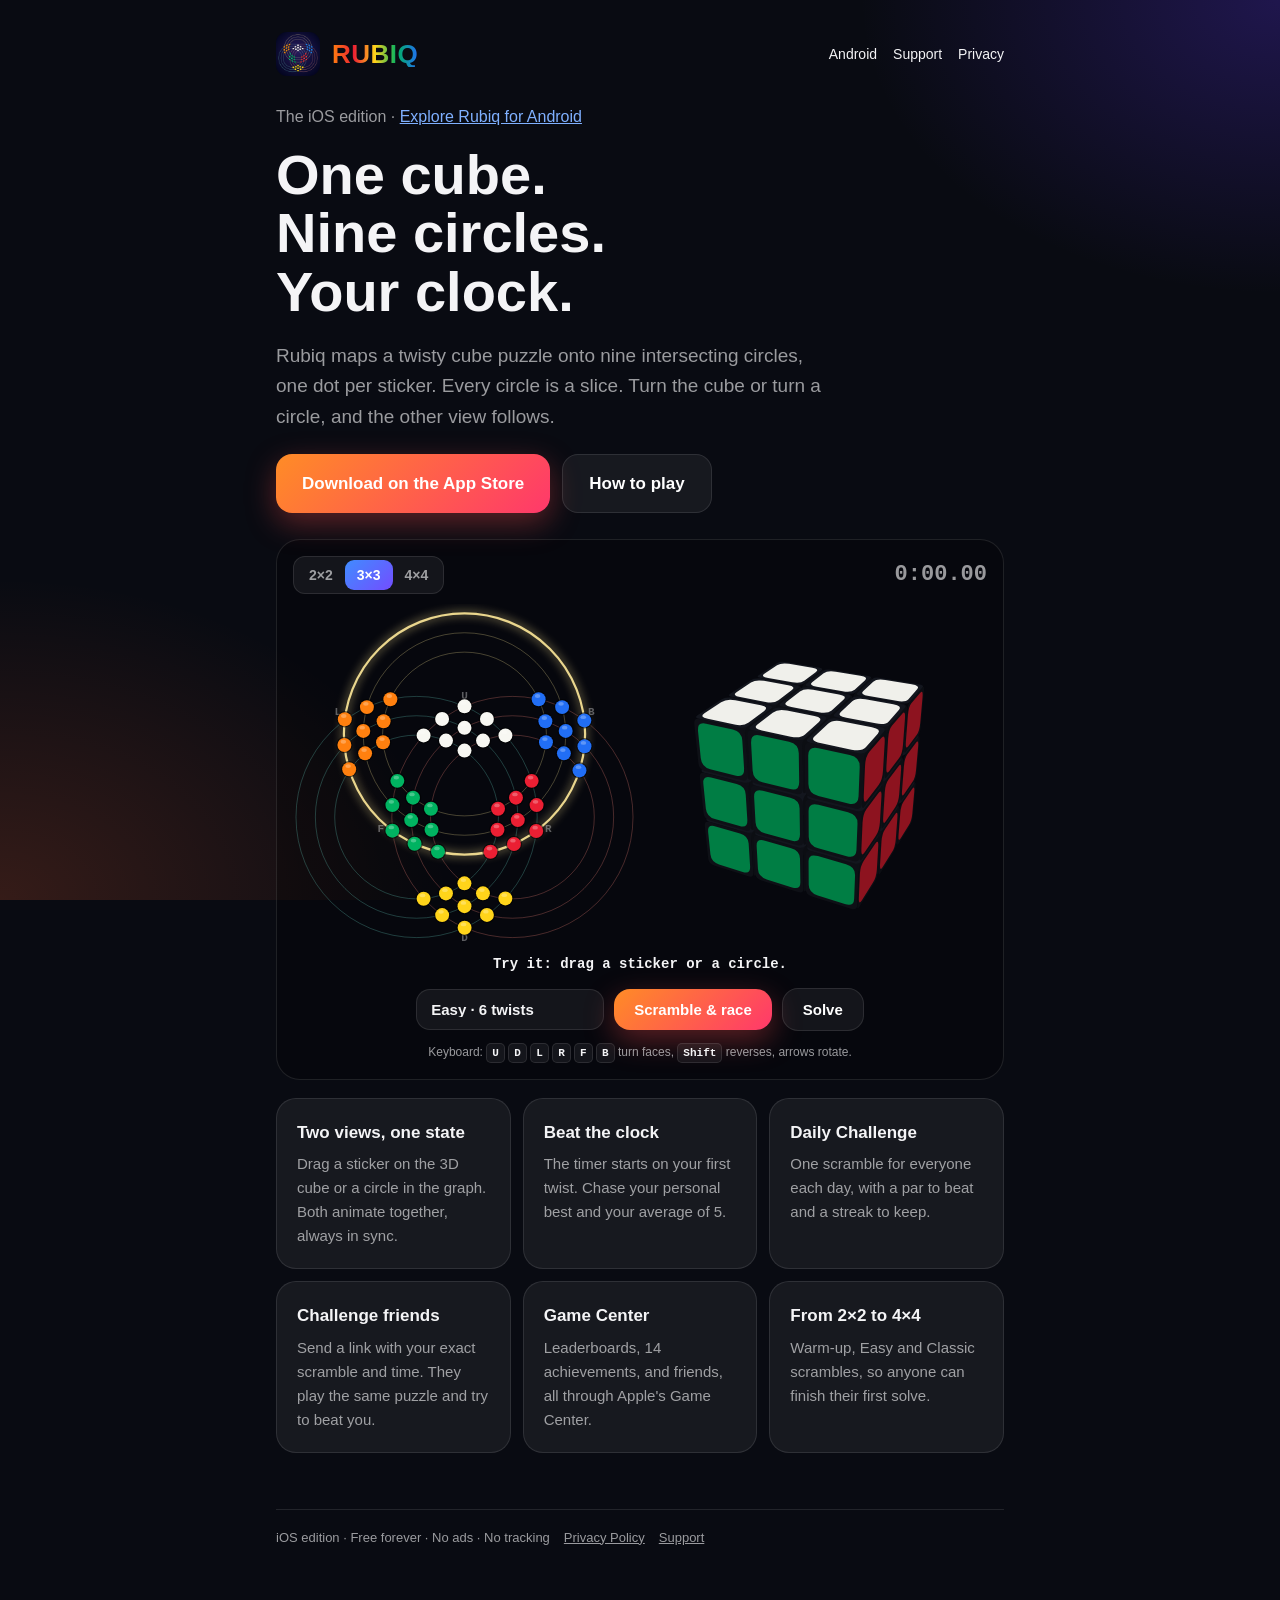
<file: index.html>
<!doctype html>
<html lang="en">
<head>
  <meta charset="utf-8">
  <meta name="viewport" content="width=device-width, initial-scale=1">
  <title>Rubiq: Cube &amp; Circles</title>
  <meta name="description" content="A twisty cube puzzle mapped onto 9 intersecting circles. Turn the cube or the circles, beat the clock, challenge friends. Free on iOS, no ads.">
  <meta property="og:title" content="Rubiq: Cube & Circles">
  <meta property="og:description" content="One cube. Nine circles. Your clock. Free on iOS, no ads.">
  <link rel="canonical" href="https://rubiq.crabfish.dev/">
  <meta property="og:url" content="https://rubiq.crabfish.dev/">
  <meta property="og:type" content="website">
  <meta property="og:site_name" content="Rubiq">
  <meta property="og:image" content="https://rubiq.crabfish.dev/img/og.jpg">
  <meta property="og:image:width" content="1200">
  <meta property="og:image:height" content="630">
  <meta property="og:image:alt" content="Rubiq: a 3D twisty cube beside its graph of nine intersecting circles">
  <meta name="twitter:card" content="summary_large_image">
  <meta name="twitter:image" content="https://rubiq.crabfish.dev/img/og.jpg">
  <meta name="theme-color" content="#090b12">
  <meta name="apple-itunes-app" content="app-id=6815993772">
  <link rel="icon" href="/img/favicon-32.png">
  <link rel="apple-touch-icon" href="/img/apple-touch-icon.png">
  <link rel="stylesheet" href="/style.css">
</head>
<body>
  <div class="wrap">
    <header class="top">
      <a href="/"><img src="/img/icon-512.png" alt=""><span class="brand">RUBIQ</span></a>
      <nav aria-label="Main navigation"><a href="/android/">Android</a><a href="/support">Support</a><a href="/privacy">Privacy</a></nav>
    </header>

    <p class="muted">The iOS edition · <a href="/android/">Explore Rubiq for Android</a></p>
    <h1>One cube.<br>Nine circles.<br>Your clock.</h1>
    <p class="lede">Rubiq maps a twisty cube puzzle onto nine intersecting circles, one dot per sticker. Every circle is a slice. Turn the cube or turn a circle, and the other view follows.</p>

    <div class="actions">
      <a class="btn hot" id="store" href="#">Download on the App Store</a>
      <a class="btn ghost" href="/support">How to play</a>
    </div>

    <section id="playground" class="playground" tabindex="0" aria-label="Playable Rubiq: a 3D cube and its circle graph">
      <div class="pg-head">
        <div class="pg-sizes" role="group" aria-label="Cube size">
          <button type="button" data-size="2" aria-pressed="false">2×2</button>
          <button type="button" data-size="3" aria-pressed="true">3×3</button>
          <button type="button" data-size="4" aria-pressed="false">4×4</button>
        </div>
        <span id="pg-time" class="pg-time" aria-label="Timer">0:00.00</span>
      </div>
      <div class="pg-views">
        <canvas id="pg-graph" role="img" aria-label="Circle graph. Drag along a circle to turn its slice, or tap a circle."></canvas>
        <canvas id="pg-cube" role="img" aria-label="3D cube. Drag a sticker to turn its layer, drag the background to rotate."></canvas>
      </div>
      <p id="pg-status" class="pg-status" aria-live="polite">Try it: drag a sticker or a circle.</p>
      <div class="pg-controls">
        <label class="pg-select">
          <span class="sr-only">Difficulty</span>
          <select id="pg-difficulty">
            <option value="warmup">Warm-up · 3 twists</option>
            <option value="easy" selected>Easy · 6 twists</option>
            <option value="classic">Classic · full scramble</option>
          </select>
        </label>
        <button type="button" id="pg-scramble" class="btn hot">Scramble &amp; race</button>
        <button type="button" id="pg-solve" class="btn ghost">Solve</button>
      </div>
      <p id="pg-cta" class="pg-cta" hidden>Nice! Daily Challenges, friend challenges and Game Center leaderboards are waiting in the app. <a class="store-link" href="/">Get Rubiq</a></p>
      <p class="pg-keys">Keyboard: <kbd>U</kbd> <kbd>D</kbd> <kbd>L</kbd> <kbd>R</kbd> <kbd>F</kbd> <kbd>B</kbd> turn faces, <kbd>Shift</kbd> reverses, arrows rotate.</p>
      <noscript><img class="hero-img" src="/img/screen-game.png" alt="Rubiq game screen showing the circle graph above a 3D cube"></noscript>
    </section>

    <div class="grid">
      <div class="card"><h3>Two views, one state</h3><p>Drag a sticker on the 3D cube or a circle in the graph. Both animate together, always in sync.</p></div>
      <div class="card"><h3>Beat the clock</h3><p>The timer starts on your first twist. Chase your personal best and your average of 5.</p></div>
      <div class="card"><h3>Daily Challenge</h3><p>One scramble for everyone each day, with a par to beat and a streak to keep.</p></div>
      <div class="card"><h3>Challenge friends</h3><p>Send a link with your exact scramble and time. They play the same puzzle and try to beat you.</p></div>
      <div class="card"><h3>Game Center</h3><p>Leaderboards, 14 achievements, and friends, all through Apple's Game Center.</p></div>
      <div class="card"><h3>From 2×2 to 4×4</h3><p>Warm-up, Easy and Classic scrambles, so anyone can finish their first solve.</p></div>
    </div>

    <footer>
      <span>iOS edition · Free forever · No ads · No tracking</span>
      <a href="/privacy">Privacy Policy</a>
      <a href="/support">Support</a>
    </footer>
  </div>
  <script src="/config.js"></script>
  <script>
    const store = document.getElementById("store");
    document.querySelectorAll(".store-link").forEach((a) => { if (window.RUBIQ.APP_STORE_URL) a.href = window.RUBIQ.APP_STORE_URL; });
    if (window.RUBIQ.APP_STORE_URL) { store.href = window.RUBIQ.APP_STORE_URL; }
    else { store.textContent = "Coming soon to the App Store"; store.removeAttribute("href"); }
  </script>
  <script src="/play.js" defer></script>
</body>
</html>
</file>
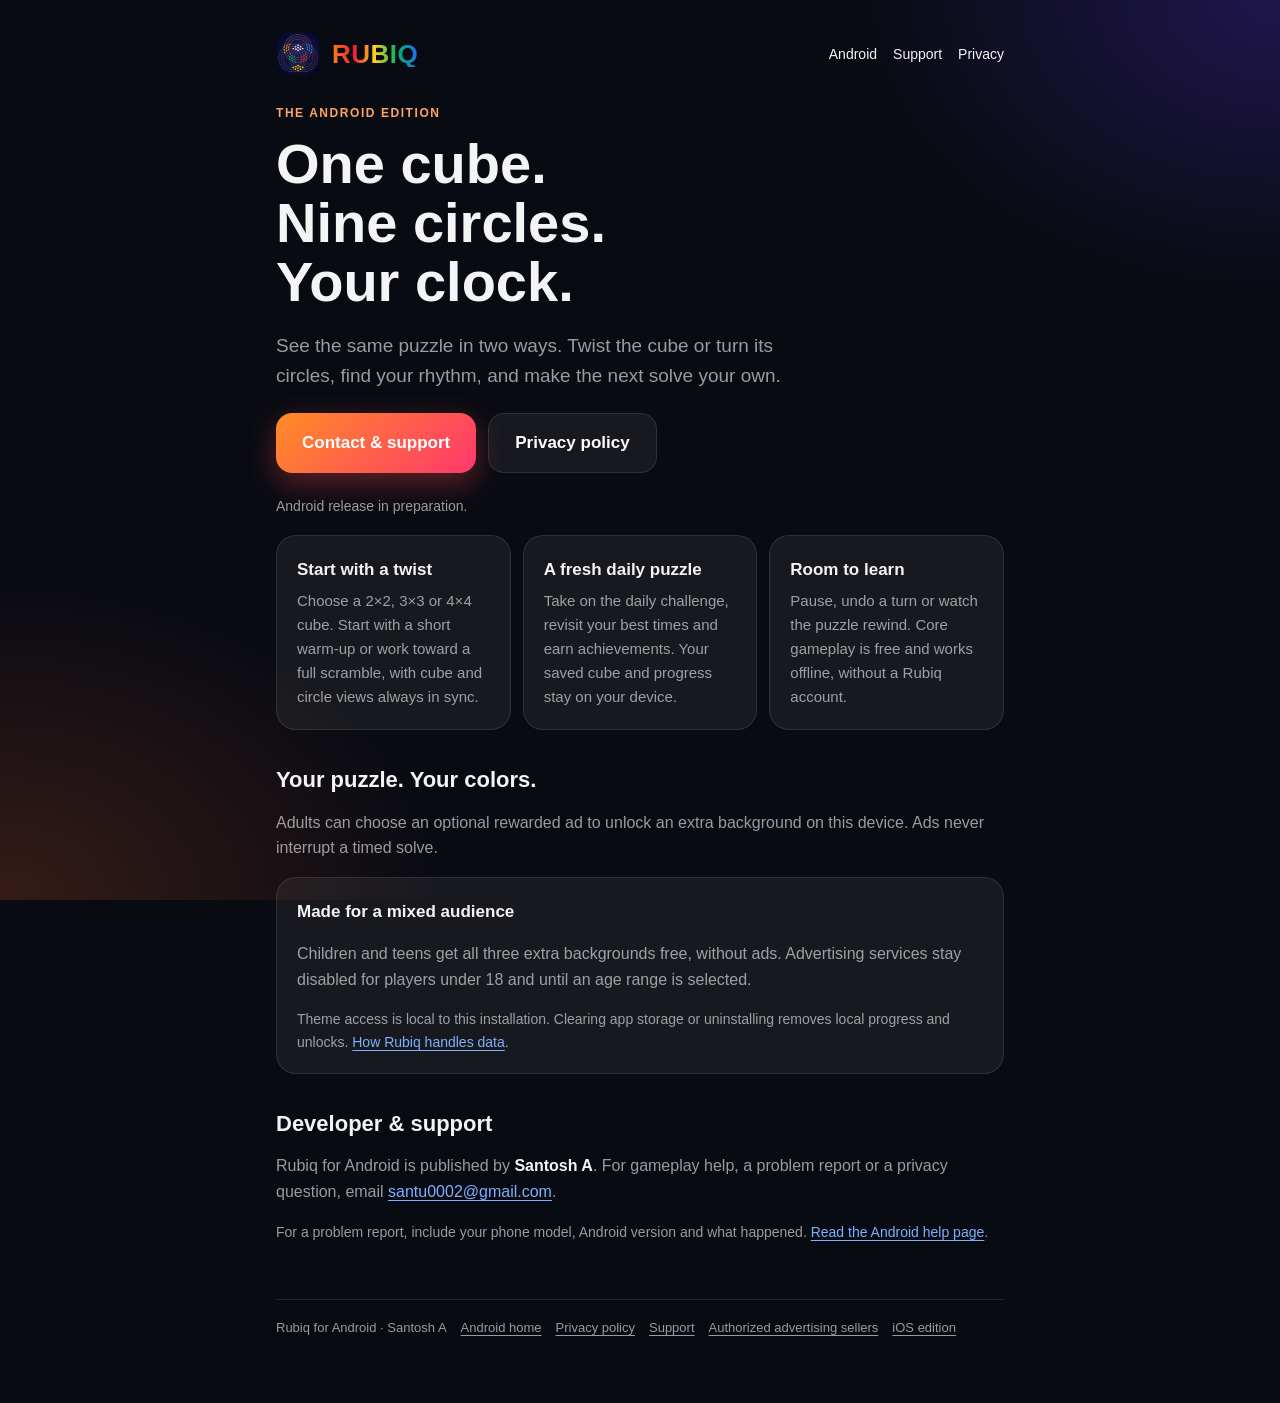
<file: android/index.html>
<!doctype html>
<html lang="en">
<head>
  <meta charset="utf-8">
  <meta name="viewport" content="width=device-width, initial-scale=1">
  <meta name="description" content="Rubiq for Android: synchronized cube and circle puzzles, daily challenges, local progress, developer information and support.">
  <meta name="theme-color" content="#090b12">
  <title>Rubiq for Android · Cube &amp; Circles</title>
  <link rel="icon" href="/img/favicon-32.png">
  <link rel="stylesheet" href="/style.css">
  <link rel="stylesheet" href="/android/style.css">
</head>
<body>
  <div class="wrap">
    <header class="top">
      <a href="/"><img src="/img/icon-512.png" alt=""><span class="brand">RUBIQ</span></a>
      <nav aria-label="Main navigation"><a href="/android/">Android</a><a href="/android/support">Support</a><a href="/android/privacy">Privacy</a></nav>
    </header>
    <main>
      <p class="eyebrow">The Android edition</p>
      <h1>One cube.<br>Nine circles.<br>Your clock.</h1>
      <p class="lede">See the same puzzle in two ways. Twist the cube or turn its circles, find your rhythm, and make the next solve your own.</p>
      <div class="actions"><a class="btn hot" href="/android/support">Contact &amp; support</a><a class="btn ghost" href="/android/privacy">Privacy policy</a></div>
      <p class="meta">Android release in preparation.</p>

      <section class="grid" aria-label="Game features">
        <article class="card"><h3>Start with a twist</h3><p>Choose a 2×2, 3×3 or 4×4 cube. Start with a short warm-up or work toward a full scramble, with cube and circle views always in sync.</p></article>
        <article class="card"><h3>A fresh daily puzzle</h3><p>Take on the daily challenge, revisit your best times and earn achievements. Your saved cube and progress stay on your device.</p></article>
        <article class="card"><h3>Room to learn</h3><p>Pause, undo a turn or watch the puzzle rewind. Core gameplay is free and works offline, without a Rubiq account.</p></article>
      </section>

      <section aria-labelledby="themes-heading">
        <h2 id="themes-heading">Your puzzle. Your colors.</h2>
        <p>Adults can choose an optional rewarded ad to unlock an extra background on this device. Ads never interrupt a timed solve.</p>
        <div class="card"><h3>Made for a mixed audience</h3><p>Children and teens get all three extra backgrounds free, without ads. Advertising services stay disabled for players under 18 and until an age range is selected.</p><p class="meta">Theme access is local to this installation. Clearing app storage or uninstalling removes local progress and unlocks. <a href="/android/privacy">How Rubiq handles data</a>.</p></div>
      </section>

      <section aria-labelledby="developer-heading">
        <h2 id="developer-heading">Developer &amp; support</h2>
        <p>Rubiq for Android is published by <strong>Santosh A</strong>. For gameplay help, a problem report or a privacy question, email <a href="mailto:santu0002@gmail.com">santu0002@gmail.com</a>.</p>
        <p class="meta">For a problem report, include your phone model, Android version and what happened. <a href="/android/support">Read the Android help page</a>.</p>
      </section>
    </main>
    <footer>
      <span>Rubiq for Android · Santosh A</span>
      <a href="/android/">Android home</a>
      <a href="/android/privacy">Privacy policy</a>
      <a href="/android/support">Support</a>
      <a href="/app-ads.txt">Authorized advertising sellers</a>
      <a href="/">iOS edition</a>
    </footer>
  </div>
</body>
</html>
</file>
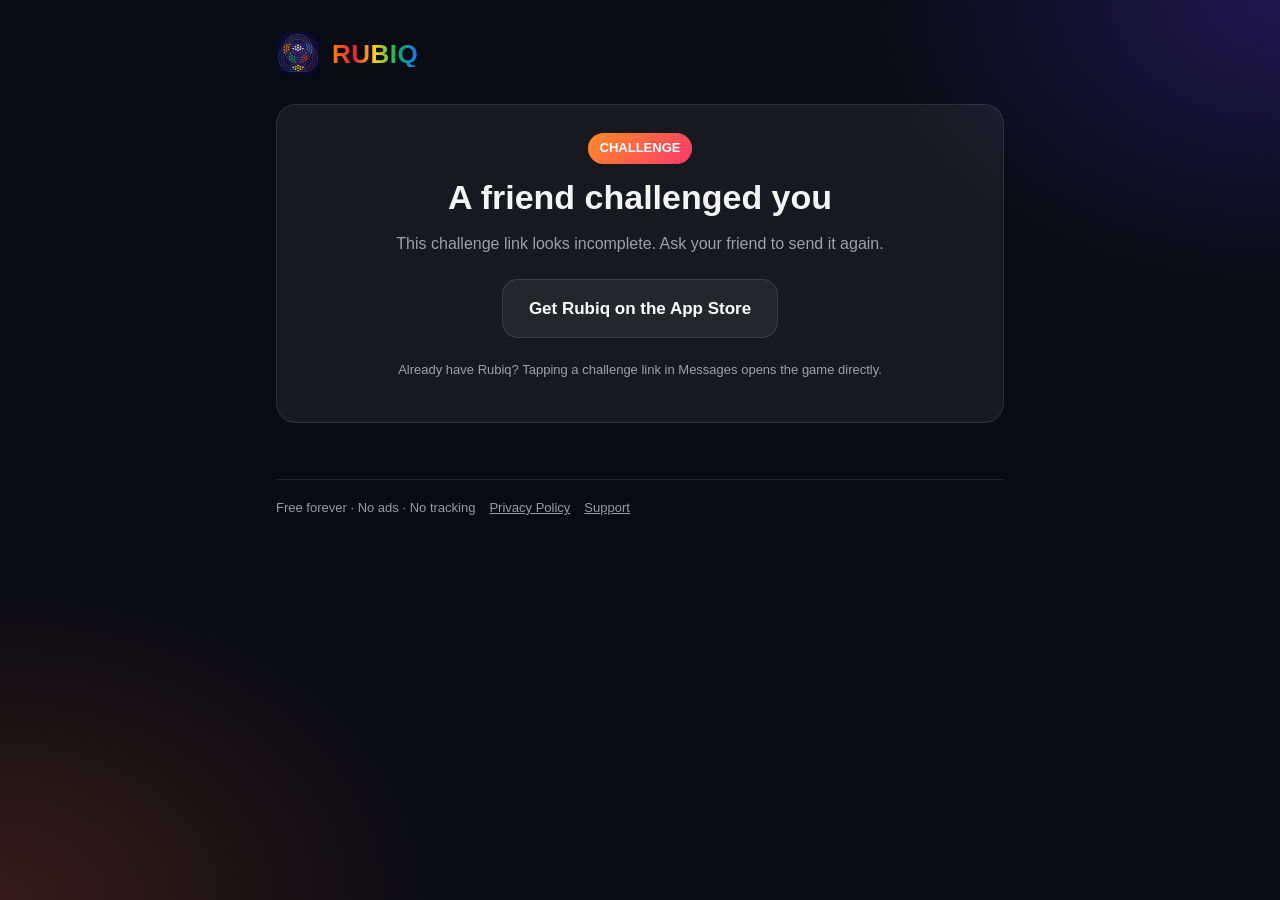
<file: c.html>
<!doctype html>
<html lang="en">
<head>
  <meta charset="utf-8">
  <meta name="viewport" content="width=device-width, initial-scale=1">
  <title>You've been challenged · Rubiq</title>
  <meta name="description" content="A friend solved this Rubiq scramble. Play the exact same puzzle and try to beat their time.">
  <meta property="og:title" content="You've been challenged on Rubiq">
  <meta property="og:description" content="Same scramble, your turn. Can you beat their time?">
  <meta property="og:type" content="website">
  <meta property="og:site_name" content="Rubiq">
  <meta property="og:image" content="https://rubiq.crabfish.dev/img/og-challenge.jpg">
  <meta property="og:image:width" content="1200">
  <meta property="og:image:height" content="630">
  <meta property="og:image:alt" content="Rubiq: a 3D twisty cube beside its graph of nine intersecting circles">
  <meta name="twitter:card" content="summary_large_image">
  <meta name="twitter:image" content="https://rubiq.crabfish.dev/img/og-challenge.jpg">
  <meta name="theme-color" content="#090b12">
  <meta name="apple-itunes-app" content="app-id=6815993772">
  <script>document.querySelector('meta[name="apple-itunes-app"]').content = "app-id=6815993772, app-argument=" + location.href;</script>
  <link rel="icon" href="/img/favicon-32.png">
  <link rel="apple-touch-icon" href="/img/apple-touch-icon.png">
  <link rel="stylesheet" href="/style.css">
</head>
<body>
  <div class="wrap">
    <header class="top">
      <a href="/"><img src="/img/icon-512.png" alt=""><span class="brand">RUBIQ</span></a>
    </header>

    <div class="card" style="text-align:center;padding:28px 20px">
      <span class="pill">CHALLENGE</span>
      <h1 id="headline" style="font-size:34px;margin-top:16px">You've been challenged</h1>
      <p id="detail" class="muted">Same scramble, your turn.</p>
      <div id="time" class="time" hidden></div>
      <p id="meta" class="muted"></p>
      <div class="actions" style="justify-content:center">
        <a class="btn hot" id="open" href="#">Play this scramble in Rubiq</a>
        <a class="btn ghost" id="store" href="/">Get Rubiq</a>
      </div>
      <p class="muted" style="font-size:13px">Already have Rubiq? Tapping a challenge link in Messages opens the game directly.</p>
    </div>

    <footer>
      <span>Free forever · No ads · No tracking</span>
      <a href="/privacy">Privacy Policy</a>
      <a href="/support">Support</a>
    </footer>
  </div>
  <script src="/config.js"></script>
  <script>
    const q = new URLSearchParams(location.search);
    const n = parseInt(q.get("n"), 10), l = parseInt(q.get("l"), 10), s = q.get("s");
    const t = parseInt(q.get("t"), 10), m = parseInt(q.get("m"), 10);
    const from = (q.get("f") || "A friend").slice(0, 24);
    const valid = n >= 2 && n <= 4 && l >= 1 && l <= 60 && /^\d+$/.test(s || "");
    const fmt = (cs) => { const mm = Math.floor(cs / 6000), ss = Math.floor(cs / 100) % 60, c = cs % 100;
      return `${mm}:${String(ss).padStart(2, "0")}.${String(c).padStart(2, "0")}`; };

    // textContent only: the name comes from the URL.
    document.getElementById("headline").textContent = `${from} challenged you`;
    if (valid) {
      document.getElementById("detail").textContent = `${n}×${n} cube · ${l}-twist scramble`;
      if (t > 0) {
        const el = document.getElementById("time");
        el.hidden = false; el.textContent = fmt(t);
        document.getElementById("meta").textContent = m > 0 ? `${from}'s time with ${m} moves. Can you beat it?` : `${from}'s time. Can you beat it?`;
      }
      const params = new URLSearchParams({ n, l, s });
      if (t > 0) params.set("t", t);
      if (m > 0) params.set("m", m);
      params.set("f", from);
      document.getElementById("open").href = window.RUBIQ.SCHEME + "c?" + params.toString();
    } else {
      document.getElementById("detail").textContent = "This challenge link looks incomplete. Ask your friend to send it again.";
      document.getElementById("open").remove();
    }
    if (window.RUBIQ.APP_STORE_URL) {
      const st = document.getElementById("store");
      st.href = window.RUBIQ.APP_STORE_URL; st.textContent = "Get Rubiq on the App Store";
    }
  </script>
</body>
</html>
</file>
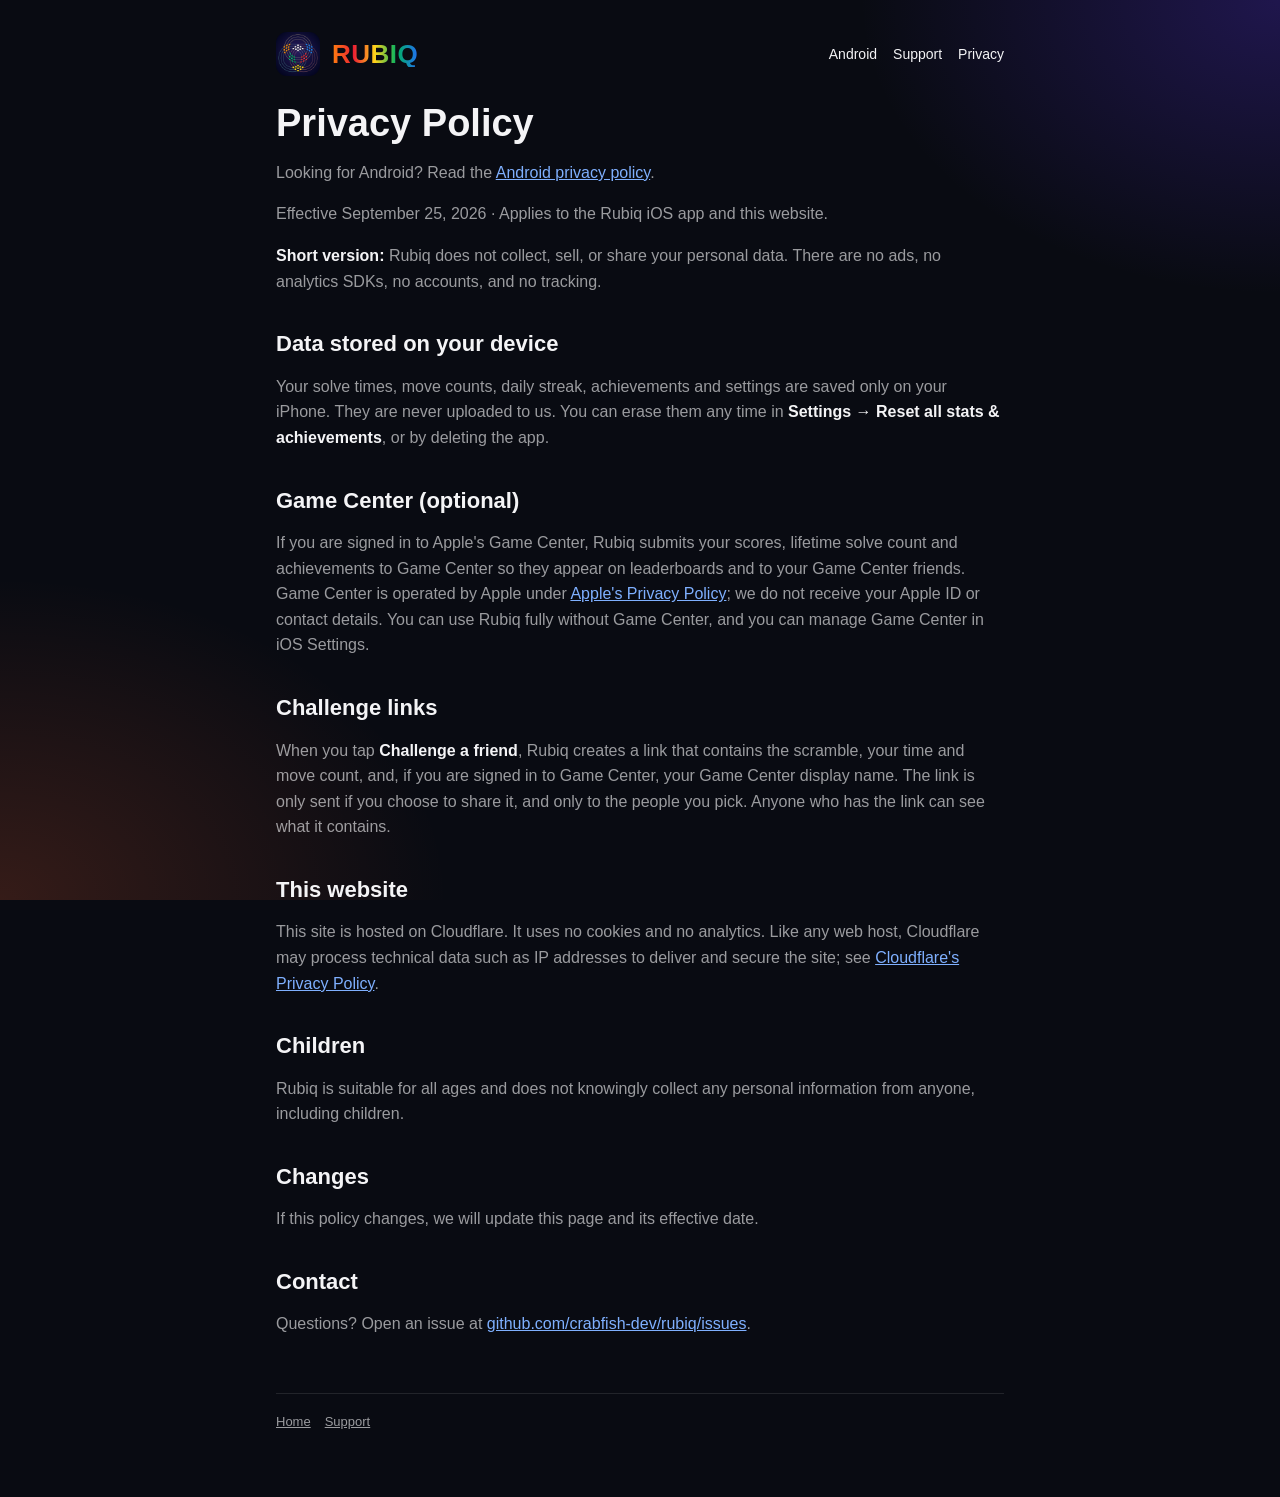
<file: privacy.html>
<!doctype html>
<html lang="en">
<head>
  <meta charset="utf-8">
  <meta name="viewport" content="width=device-width, initial-scale=1">
  <title>Privacy Policy · Rubiq</title>
  <meta name="description" content="Rubiq collects no personal data: no ads, no analytics, no accounts, no tracking. Stats stay on your iPhone.">
  <link rel="canonical" href="https://rubiq.crabfish.dev/privacy">
  <meta property="og:url" content="https://rubiq.crabfish.dev/privacy">
  <meta property="og:type" content="website">
  <meta property="og:site_name" content="Rubiq">
  <meta property="og:title" content="Privacy Policy · Rubiq">
  <meta property="og:description" content="Rubiq collects no personal data: no ads, no analytics, no accounts, no tracking. Stats stay on your iPhone.">
  <meta property="og:image" content="https://rubiq.crabfish.dev/img/og.jpg">
  <meta property="og:image:width" content="1200">
  <meta property="og:image:height" content="630">
  <meta property="og:image:alt" content="Rubiq: a 3D twisty cube beside its graph of nine intersecting circles">
  <meta name="twitter:card" content="summary_large_image">
  <meta name="twitter:image" content="https://rubiq.crabfish.dev/img/og.jpg">
  <meta name="theme-color" content="#090b12">
  <link rel="icon" href="/img/favicon-32.png">
  <link rel="stylesheet" href="/style.css">
</head>
<body>
  <div class="wrap">
    <header class="top">
      <a href="/"><img src="/img/icon-512.png" alt=""><span class="brand">RUBIQ</span></a>
      <nav aria-label="Main navigation"><a href="/android/">Android</a><a href="/support">Support</a><a href="/privacy">Privacy</a></nav>
    </header>

    <h1 style="font-size:38px">Privacy Policy</h1>
    <p class="muted">Looking for Android? Read the <a href="/android/privacy">Android privacy policy</a>.</p>
    <p class="muted">Effective September 25, 2026 · Applies to the Rubiq iOS app and this website.</p>

    <p><strong>Short version:</strong> Rubiq does not collect, sell, or share your personal data. There are no ads, no analytics SDKs, no accounts, and no tracking.</p>

    <h2>Data stored on your device</h2>
    <p>Your solve times, move counts, daily streak, achievements and settings are saved only on your iPhone. They are never uploaded to us. You can erase them any time in <strong>Settings → Reset all stats &amp; achievements</strong>, or by deleting the app.</p>

    <h2>Game Center (optional)</h2>
    <p>If you are signed in to Apple's Game Center, Rubiq submits your scores, lifetime solve count and achievements to Game Center so they appear on leaderboards and to your Game Center friends. Game Center is operated by Apple under <a href="https://www.apple.com/legal/privacy/">Apple's Privacy Policy</a>; we do not receive your Apple ID or contact details. You can use Rubiq fully without Game Center, and you can manage Game Center in iOS Settings.</p>

    <h2>Challenge links</h2>
    <p>When you tap <strong>Challenge a friend</strong>, Rubiq creates a link that contains the scramble, your time and move count, and, if you are signed in to Game Center, your Game Center display name. The link is only sent if you choose to share it, and only to the people you pick. Anyone who has the link can see what it contains.</p>

    <h2>This website</h2>
    <p>This site is hosted on Cloudflare. It uses no cookies and no analytics. Like any web host, Cloudflare may process technical data such as IP addresses to deliver and secure the site; see <a href="https://www.cloudflare.com/privacypolicy/">Cloudflare's Privacy Policy</a>.</p>

    <h2>Children</h2>
    <p>Rubiq is suitable for all ages and does not knowingly collect any personal information from anyone, including children.</p>

    <h2>Changes</h2>
    <p>If this policy changes, we will update this page and its effective date.</p>

    <h2>Contact</h2>
    <p>Questions? Open an issue at <a href="https://github.com/crabfish-dev/rubiq/issues">github.com/crabfish-dev/rubiq/issues</a>.</p>

    <footer>
      <a href="/">Home</a>
      <a href="/support">Support</a>
    </footer>
  </div>
</body>
</html>
</file>
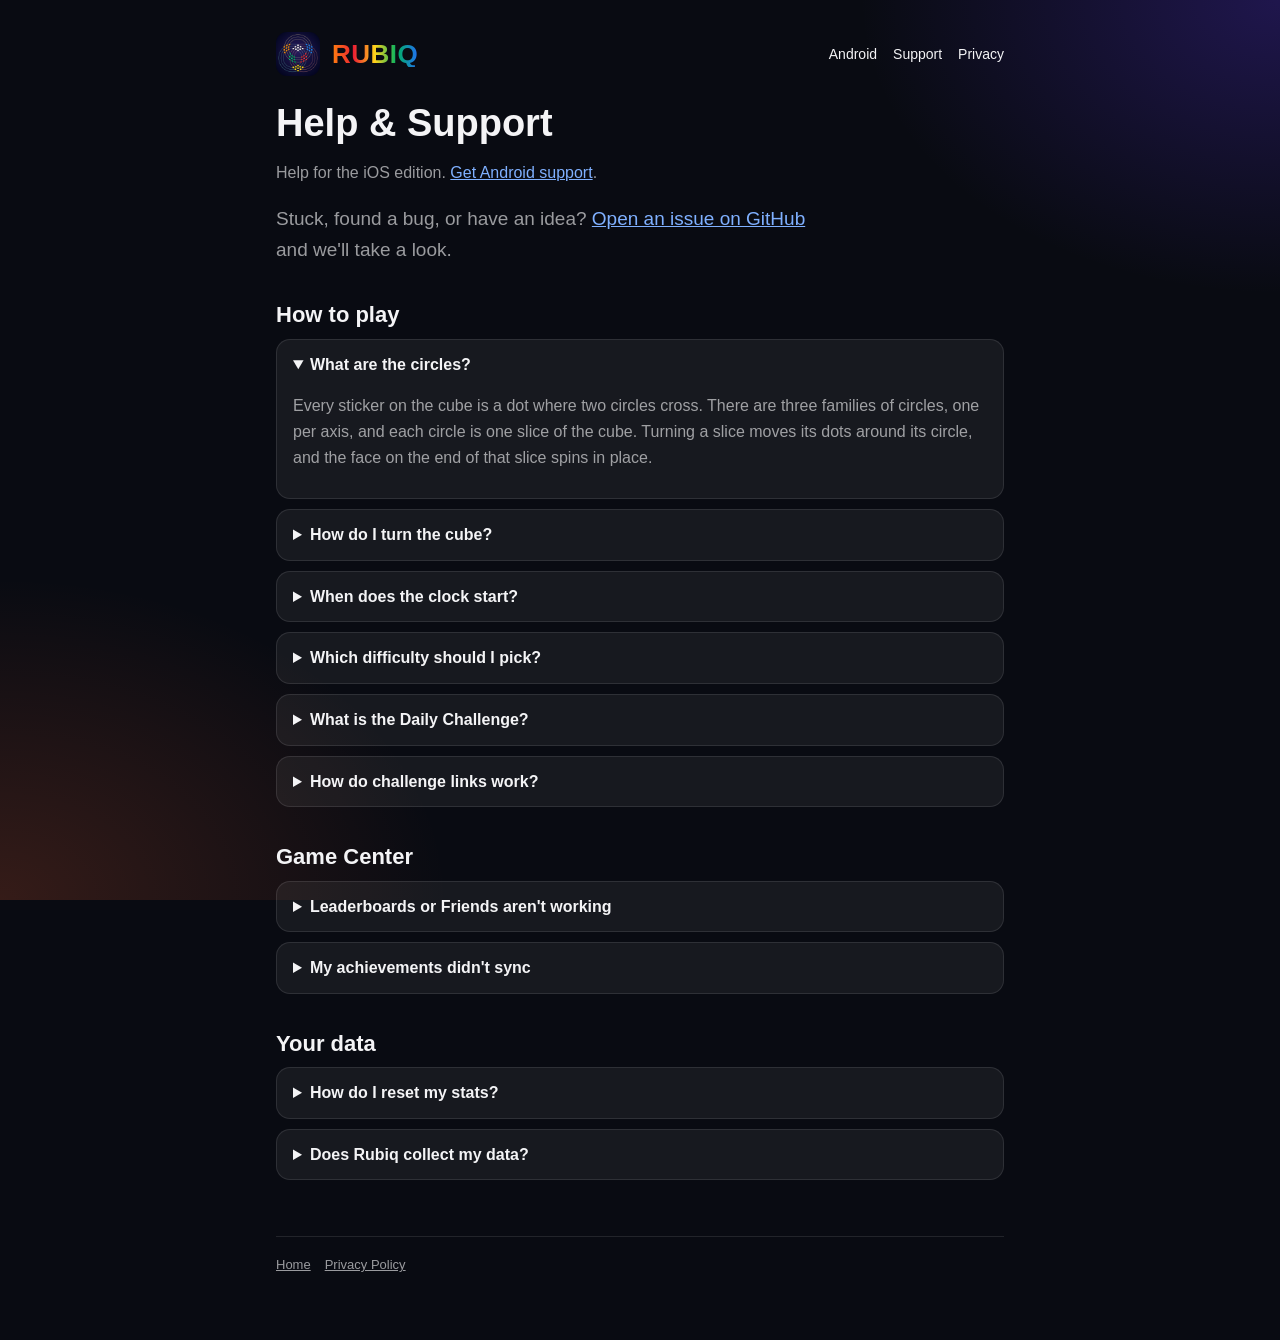
<file: support.html>
<!doctype html>
<html lang="en">
<head>
  <meta charset="utf-8">
  <meta name="viewport" content="width=device-width, initial-scale=1">
  <title>Help &amp; Support · Rubiq</title>
  <meta name="description" content="How to play Rubiq, the Daily Challenge, challenge links and Game Center, plus how to reach us.">
  <link rel="canonical" href="https://rubiq.crabfish.dev/support">
  <meta property="og:url" content="https://rubiq.crabfish.dev/support">
  <meta property="og:type" content="website">
  <meta property="og:site_name" content="Rubiq">
  <meta property="og:title" content="Help &amp; Support · Rubiq">
  <meta property="og:description" content="How to play Rubiq, the Daily Challenge, challenge links and Game Center, plus how to reach us.">
  <meta property="og:image" content="https://rubiq.crabfish.dev/img/og.jpg">
  <meta property="og:image:width" content="1200">
  <meta property="og:image:height" content="630">
  <meta property="og:image:alt" content="Rubiq: a 3D twisty cube beside its graph of nine intersecting circles">
  <meta name="twitter:card" content="summary_large_image">
  <meta name="twitter:image" content="https://rubiq.crabfish.dev/img/og.jpg">
  <meta name="theme-color" content="#090b12">
  <link rel="icon" href="/img/favicon-32.png">
  <link rel="stylesheet" href="/style.css">
</head>
<body>
  <div class="wrap">
    <header class="top">
      <a href="/"><img src="/img/icon-512.png" alt=""><span class="brand">RUBIQ</span></a>
      <nav aria-label="Main navigation"><a href="/android/">Android</a><a href="/support">Support</a><a href="/privacy">Privacy</a></nav>
    </header>

    <h1 style="font-size:38px">Help &amp; Support</h1>
    <p class="muted">Help for the iOS edition. <a href="/android/support">Get Android support</a>.</p>
    <p class="lede">Stuck, found a bug, or have an idea? <a href="https://github.com/crabfish-dev/rubiq/issues/new">Open an issue on GitHub</a> and we'll take a look.</p>

    <h2>How to play</h2>
    <details open><summary>What are the circles?</summary>
      <p>Every sticker on the cube is a dot where two circles cross. There are three families of circles, one per axis, and each circle is one slice of the cube. Turning a slice moves its dots around its circle, and the face on the end of that slice spins in place.</p></details>
    <details><summary>How do I turn the cube?</summary>
      <p>Drag across a sticker on the 3D cube to turn its row or column. Drag on empty space to rotate your view. In the circle graph, drag along a circle to turn that slice, or tap a circle to turn it clockwise.</p></details>
    <details><summary>When does the clock start?</summary>
      <p>After the scramble finishes, you can look as long as you like. The clock starts on your first twist and stops the moment the cube is solved. Pausing hides the cube.</p></details>
    <details><summary>Which difficulty should I pick?</summary>
      <p>Warm-up scrambles with 3 twists and Easy with 6, so you can usually solve them by undoing the twists. Classic is a full random scramble for experienced solvers.</p></details>
    <details><summary>What is the Daily Challenge?</summary>
      <p>Everyone gets the same 3×3 scramble each day. A new one arrives at 00:00 UTC. Finish it to grow your streak. Only your first solve of the day goes on the Game Center daily leaderboard.</p></details>
    <details><summary>How do challenge links work?</summary>
      <p>After a solve, tap <strong>Challenge a friend</strong>. The link carries the exact scramble and your time. When your friend opens it in Rubiq, they play the same puzzle against your time.</p></details>

    <h2>Game Center</h2>
    <details><summary>Leaderboards or Friends aren't working</summary>
      <p>Make sure you're signed in under iOS <strong>Settings → Game Center</strong>, then reopen Rubiq. Leaderboard ranks can take a minute to update.</p></details>
    <details><summary>My achievements didn't sync</summary>
      <p>Achievements you earned while signed out are sent to Game Center the next time you open Rubiq while signed in.</p></details>

    <h2>Your data</h2>
    <details><summary>How do I reset my stats?</summary>
      <p>Go to <strong>Settings → Reset all stats &amp; achievements</strong>. This clears data on your device only; Game Center history is managed by Apple.</p></details>
    <details><summary>Does Rubiq collect my data?</summary>
      <p>No. See the <a href="/privacy">Privacy Policy</a>.</p></details>

    <footer>
      <a href="/">Home</a>
      <a href="/privacy">Privacy Policy</a>
    </footer>
  </div>
</body>
</html>
</file>
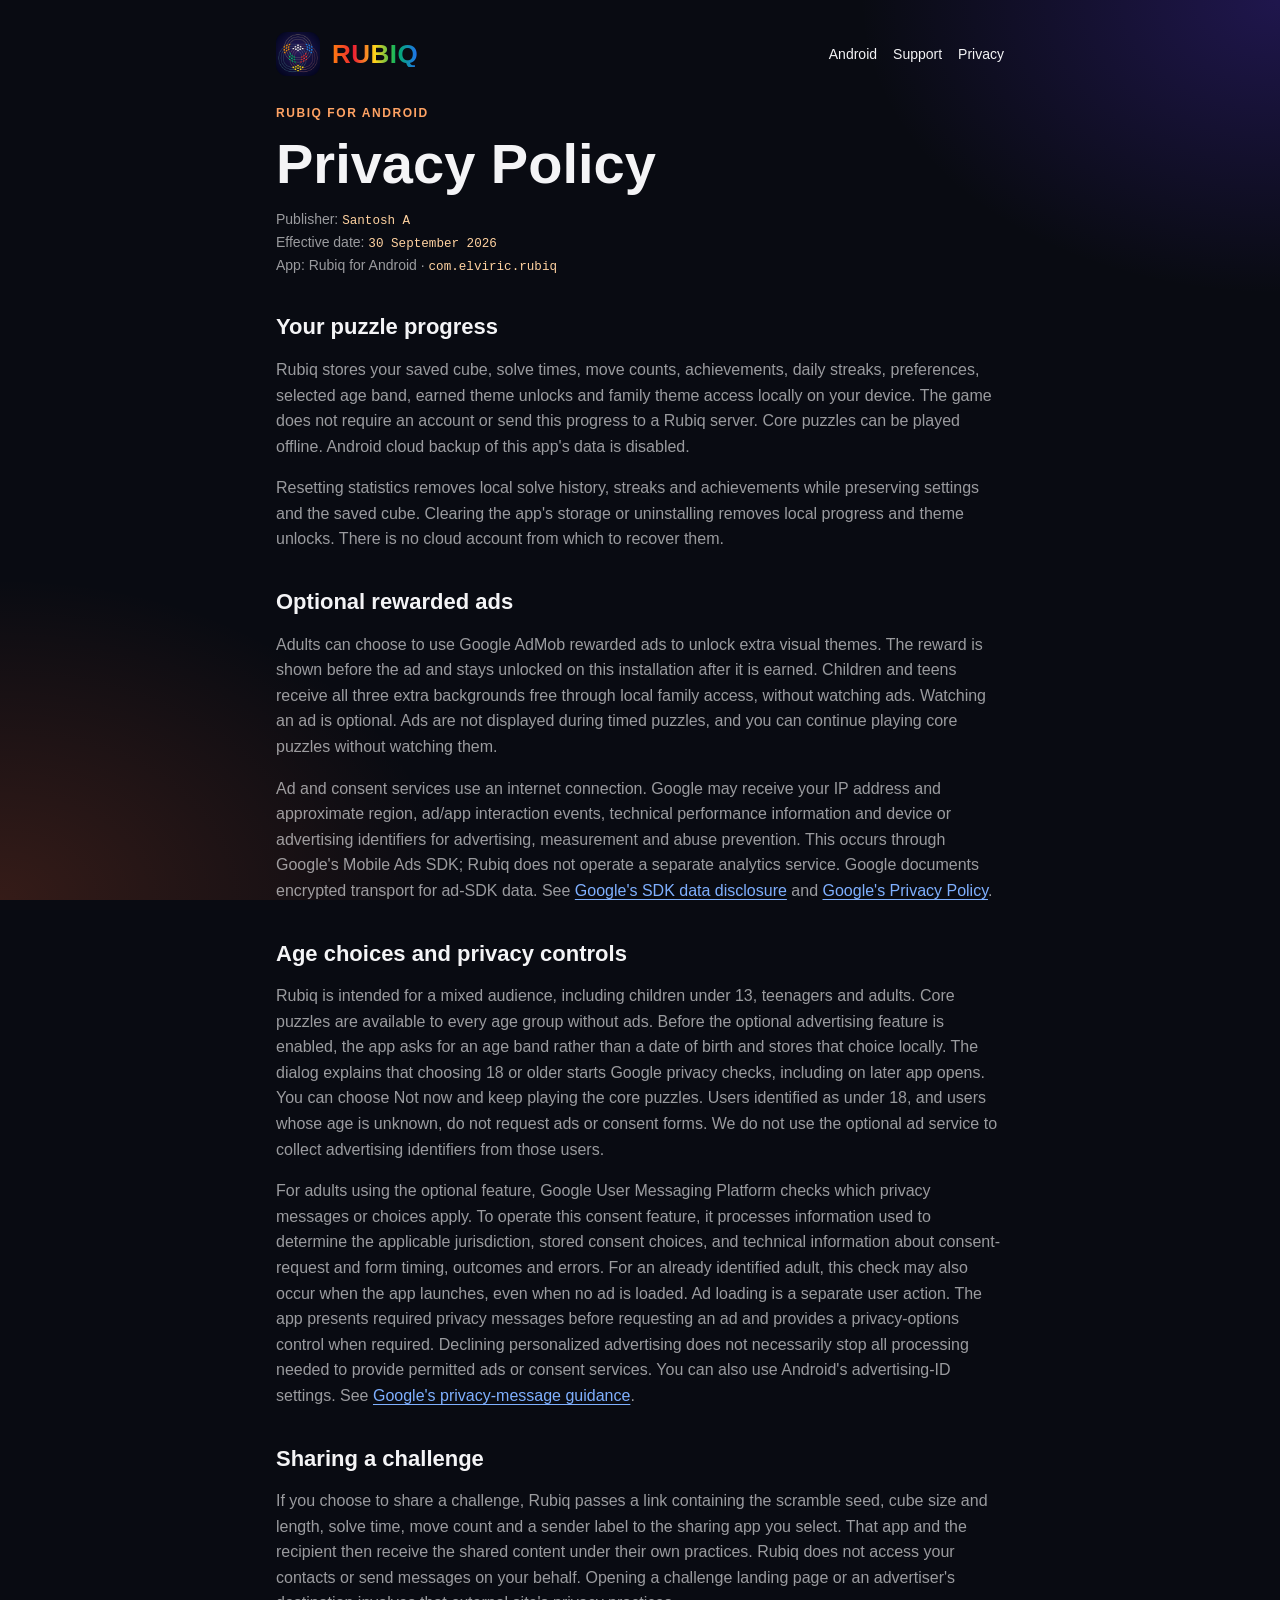
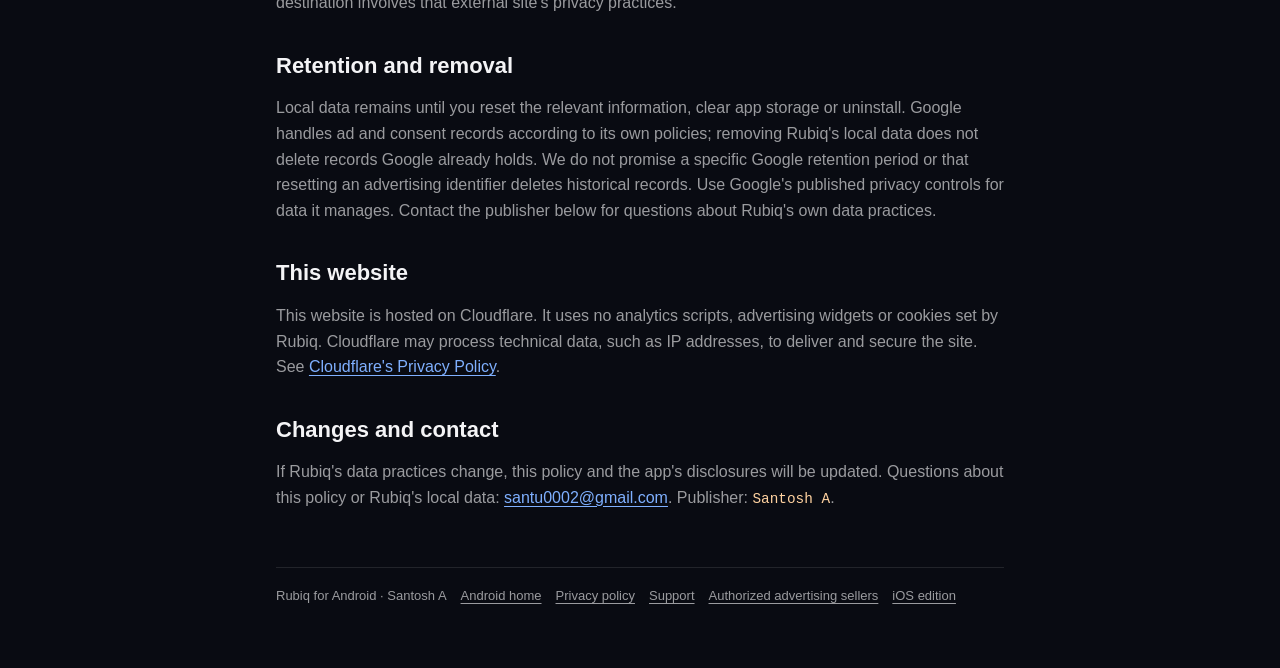
<file: android/privacy.html>
<!doctype html>
<html lang="en">
<head>
  <meta charset="utf-8">
  <meta name="viewport" content="width=device-width, initial-scale=1">
  <meta name="description" content="Privacy policy for Rubiq for Android: local progress, optional adult rewarded ads, age choices and privacy controls.">
  <meta name="theme-color" content="#090b12">
  <title>Android Privacy Policy · Rubiq</title>
  <link rel="icon" href="/img/favicon-32.png">
  <link rel="stylesheet" href="/style.css">
  <link rel="stylesheet" href="/android/style.css">
</head>
<body>
  <div class="wrap">
    <header class="top">
      <a href="/"><img src="/img/icon-512.png" alt=""><span class="brand">RUBIQ</span></a>
      <nav aria-label="Main navigation"><a href="/android/">Android</a><a href="/android/support">Support</a><a href="/android/privacy">Privacy</a></nav>
    </header>
    <main>
      <p class="eyebrow">RUBIQ FOR ANDROID</p>
  <h1>Privacy Policy</h1>
  <p class="meta">Publisher: <code>Santosh A</code><br>Effective date: <code>30 September 2026</code><br>App: Rubiq for Android · <code>com.elviric.rubiq</code></p>

  <h2>Your puzzle progress</h2>
  <p>Rubiq stores your saved cube, solve times, move counts, achievements, daily streaks, preferences, selected age band, earned theme unlocks and family theme access locally on your device. The game does not require an account or send this progress to a Rubiq server. Core puzzles can be played offline. Android cloud backup of this app's data is disabled.</p>
  <p>Resetting statistics removes local solve history, streaks and achievements while preserving settings and the saved cube. Clearing the app's storage or uninstalling removes local progress and theme unlocks. There is no cloud account from which to recover them.</p>

  <h2>Optional rewarded ads</h2>
  <p>Adults can choose to use Google AdMob rewarded ads to unlock extra visual themes. The reward is shown before the ad and stays unlocked on this installation after it is earned. Children and teens receive all three extra backgrounds free through local family access, without watching ads. Watching an ad is optional. Ads are not displayed during timed puzzles, and you can continue playing core puzzles without watching them.</p>
  <p>Ad and consent services use an internet connection. Google may receive your IP address and approximate region, ad/app interaction events, technical performance information and device or advertising identifiers for advertising, measurement and abuse prevention. This occurs through Google's Mobile Ads SDK; Rubiq does not operate a separate analytics service. Google documents encrypted transport for ad-SDK data. See <a href="https://developers.google.com/admob/android/privacy/play-data-disclosure">Google's SDK data disclosure</a> and <a href="https://policies.google.com/privacy">Google's Privacy Policy</a>.</p>

  <h2>Age choices and privacy controls</h2>
  <p>Rubiq is intended for a mixed audience, including children under 13, teenagers and adults. Core puzzles are available to every age group without ads. Before the optional advertising feature is enabled, the app asks for an age band rather than a date of birth and stores that choice locally. The dialog explains that choosing 18 or older starts Google privacy checks, including on later app opens. You can choose Not now and keep playing the core puzzles. Users identified as under 18, and users whose age is unknown, do not request ads or consent forms. We do not use the optional ad service to collect advertising identifiers from those users.</p>
  <p>For adults using the optional feature, Google User Messaging Platform checks which privacy messages or choices apply. To operate this consent feature, it processes information used to determine the applicable jurisdiction, stored consent choices, and technical information about consent-request and form timing, outcomes and errors. For an already identified adult, this check may also occur when the app launches, even when no ad is loaded. Ad loading is a separate user action. The app presents required privacy messages before requesting an ad and provides a privacy-options control when required. Declining personalized advertising does not necessarily stop all processing needed to provide permitted ads or consent services. You can also use Android's advertising-ID settings. See <a href="https://developers.google.com/admob/android/privacy">Google's privacy-message guidance</a>.</p>

  <h2>Sharing a challenge</h2>
  <p>If you choose to share a challenge, Rubiq passes a link containing the scramble seed, cube size and length, solve time, move count and a sender label to the sharing app you select. That app and the recipient then receive the shared content under their own practices. Rubiq does not access your contacts or send messages on your behalf. Opening a challenge landing page or an advertiser's destination involves that external site's privacy practices.</p>

  <h2>Retention and removal</h2>
  <p>Local data remains until you reset the relevant information, clear app storage or uninstall. Google handles ad and consent records according to its own policies; removing Rubiq's local data does not delete records Google already holds. We do not promise a specific Google retention period or that resetting an advertising identifier deletes historical records. Use Google's published privacy controls for data it manages. Contact the publisher below for questions about Rubiq's own data practices.</p>

  <h2>This website</h2>
  <p>This website is hosted on Cloudflare. It uses no analytics scripts, advertising widgets or cookies set by Rubiq. Cloudflare may process technical data, such as IP addresses, to deliver and secure the site. See <a href="https://www.cloudflare.com/privacypolicy/">Cloudflare's Privacy Policy</a>.</p>

  <h2>Changes and contact</h2>
  <p>If Rubiq's data practices change, this policy and the app's disclosures will be updated. Questions about this policy or Rubiq's local data: <a href="mailto:santu0002@gmail.com">santu0002@gmail.com</a>. Publisher: <code>Santosh A</code>.</p>

    </main>
    <footer>
      <span>Rubiq for Android · Santosh A</span>
      <a href="/android/">Android home</a>
      <a href="/android/privacy">Privacy policy</a>
      <a href="/android/support">Support</a>
      <a href="/app-ads.txt">Authorized advertising sellers</a>
      <a href="/">iOS edition</a>
    </footer>
  </div>
</body>
</html>
</file>
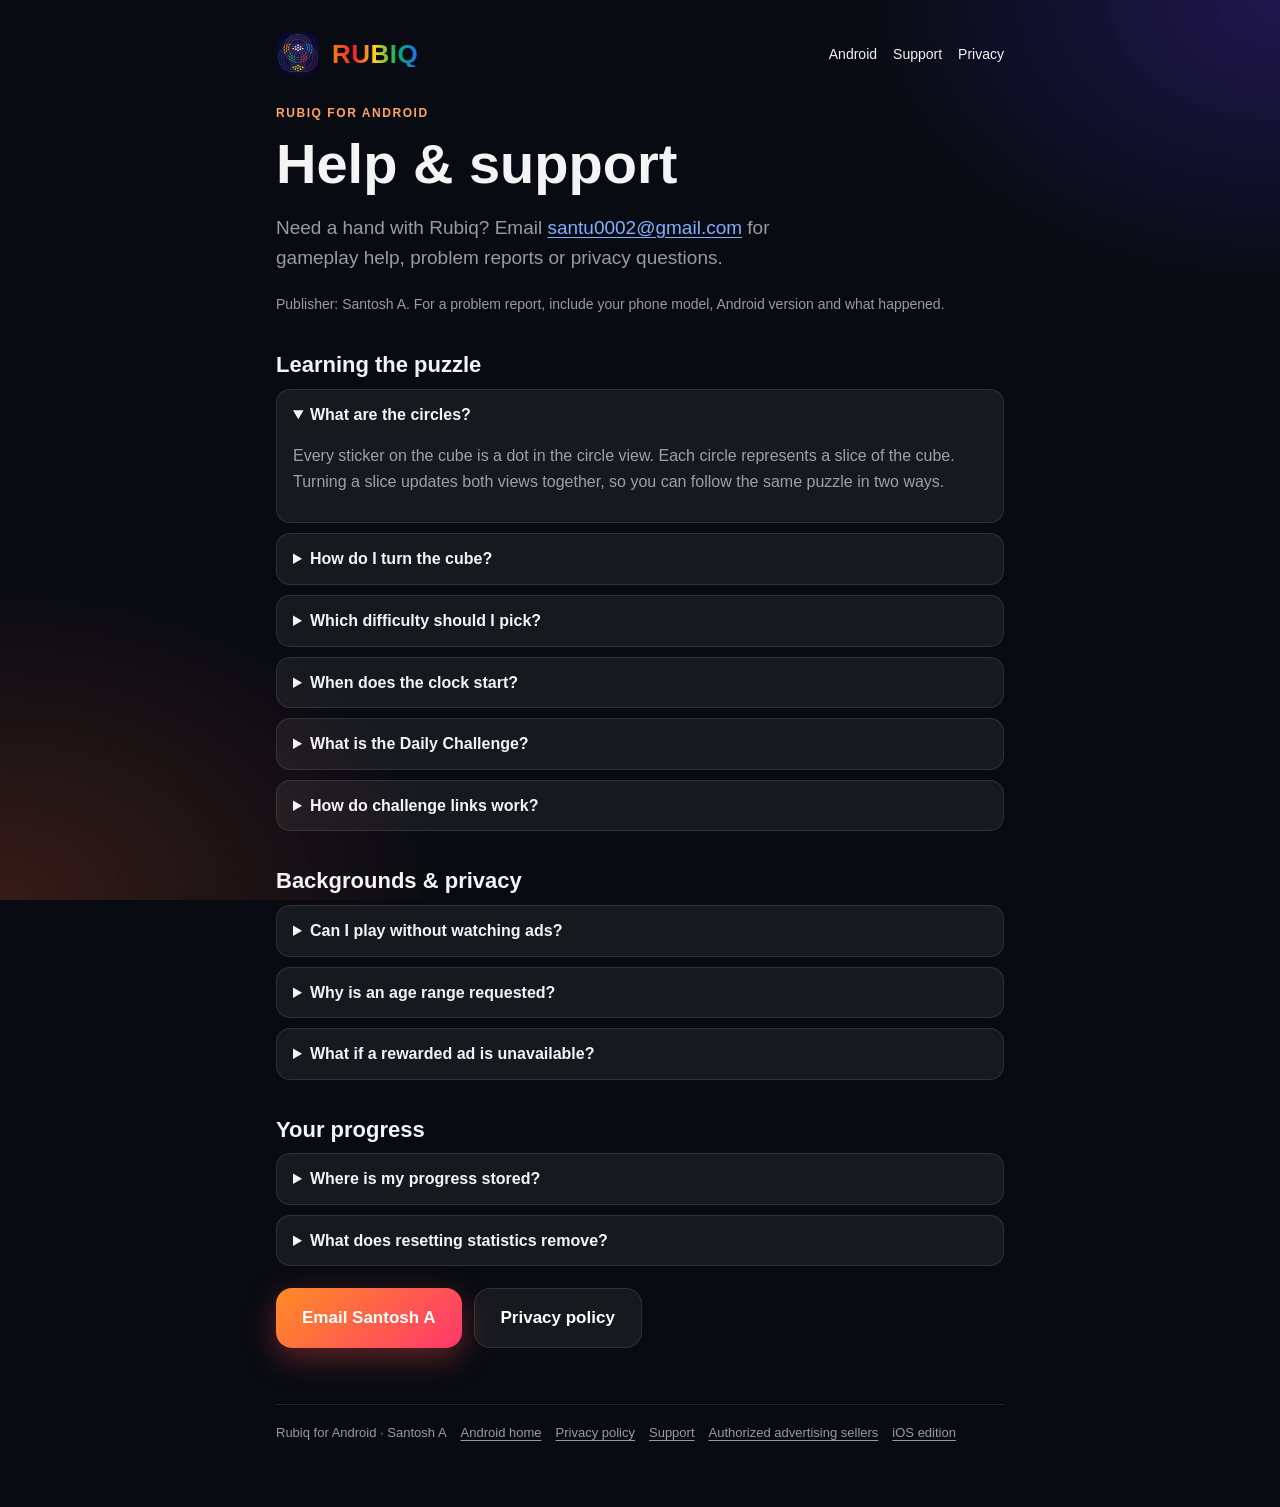
<file: android/support.html>
<!doctype html>
<html lang="en">
<head>
  <meta charset="utf-8">
  <meta name="viewport" content="width=device-width, initial-scale=1">
  <meta name="description" content="Gameplay help, progress, themes and privacy support for Rubiq for Android. Contact publisher Santosh A.">
  <meta name="theme-color" content="#090b12">
  <title>Android Help &amp; Support · Rubiq</title>
  <link rel="icon" href="/img/favicon-32.png">
  <link rel="stylesheet" href="/style.css">
  <link rel="stylesheet" href="/android/style.css">
</head>
<body>
  <div class="wrap">
    <header class="top">
      <a href="/"><img src="/img/icon-512.png" alt=""><span class="brand">RUBIQ</span></a>
      <nav aria-label="Main navigation"><a href="/android/">Android</a><a href="/android/support">Support</a><a href="/android/privacy">Privacy</a></nav>
    </header>
    <main>
      <p class="eyebrow">RUBIQ FOR ANDROID</p>
      <h1>Help &amp; support</h1>
      <p class="lede">Need a hand with Rubiq? Email <a href="mailto:santu0002@gmail.com">santu0002@gmail.com</a> for gameplay help, problem reports or privacy questions.</p>
      <p class="meta">Publisher: Santosh A. For a problem report, include your phone model, Android version and what happened.</p>

      <h2>Learning the puzzle</h2>
      <details open><summary>What are the circles?</summary><p>Every sticker on the cube is a dot in the circle view. Each circle represents a slice of the cube. Turning a slice updates both views together, so you can follow the same puzzle in two ways.</p></details>
      <details><summary>How do I turn the cube?</summary><p>Drag across a sticker to turn its row or column. Drag on empty space to rotate your view. In the circle view, drag along a circle to turn its slice, or tap a circle for a clockwise turn.</p></details>
      <details><summary>Which difficulty should I pick?</summary><p>Start with Warm-up or Easy for a short scramble, then try Classic when you want a longer challenge. You can choose a 2×2, 3×3 or 4×4 cube and use undo or rewind while learning.</p></details>
      <details><summary>When does the clock start?</summary><p>The timer starts with your first twist after the scramble. You can inspect the puzzle first. Pausing stops the clock and hides the puzzle until you resume.</p></details>
      <details><summary>What is the Daily Challenge?</summary><p>A shared 3×3 scramble changes each day at 00:00 UTC. Complete daily puzzles to build your local streak. Android progress and achievements are saved on your device; there is no Game Center connection.</p></details>
      <details><summary>How do challenge links work?</summary><p>After solving, share a challenge link with a friend to send the exact scramble and your result. Rubiq's challenge import accepts compatible links from the iOS and Android editions. If a link opens the website instead of the app, copy it and use the app's challenge import.</p></details>

      <h2>Backgrounds &amp; privacy</h2>
      <details><summary>Can I play without watching ads?</summary><p>Yes. All core puzzles, daily challenges and learning tools are free. Adults can optionally watch rewarded ads for extra backgrounds. Ads never interrupt a timed solve. Children and teens get all three extra backgrounds free, without ads.</p></details>
      <details><summary>Why is an age range requested?</summary><p>The optional background feature uses an age range to keep advertising services disabled for children, teens and players who have not made a choice. No date of birth is requested. Choosing 18 or older enables Google privacy checks, including on later app opens; loading and watching an ad are separate actions. Choose Not now to keep playing the core puzzles. Read the <a href="/android/privacy">Android privacy policy</a> for details.</p></details>
      <details><summary>What if a rewarded ad is unavailable?</summary><p>You can continue playing. Ad availability depends on an internet connection, privacy choices and the ad service. An extra background is unlocked when the ad service confirms the reward.</p></details>

      <h2>Your progress</h2>
      <details><summary>Where is my progress stored?</summary><p>Your saved puzzle, solve history, achievements, settings and theme access stay on this device. The game does not require a Rubiq account and does not back up its app data to Android cloud backup. There is no cloud account from which to restore progress after clearing app storage or uninstalling.</p></details>
      <details><summary>What does resetting statistics remove?</summary><p>The reset control in Settings removes local solve history, streaks and achievements. It preserves settings and the saved cube. Clearing the app's storage or uninstalling removes all local progress and theme unlocks.</p></details>
      <div class="actions"><a class="btn hot" href="mailto:santu0002@gmail.com">Email Santosh A</a><a class="btn ghost" href="/android/privacy">Privacy policy</a></div>
    </main>
    <footer>
      <span>Rubiq for Android · Santosh A</span>
      <a href="/android/">Android home</a>
      <a href="/android/privacy">Privacy policy</a>
      <a href="/android/support">Support</a>
      <a href="/app-ads.txt">Authorized advertising sellers</a>
      <a href="/">iOS edition</a>
    </footer>
  </div>
</body>
</html>
</file>
<file: style.css>
:root {
  --bg: #090b12;
  --card: rgba(255, 255, 255, 0.06);
  --stroke: rgba(255, 255, 255, 0.1);
  --text: #f4f4f6;
  --muted: rgba(244, 244, 246, 0.62);
  --hot: linear-gradient(135deg, #ff8c26, #ff386b);
  --cool: linear-gradient(135deg, #408cff, #734dff);
  --logo: linear-gradient(90deg, #ff800f, #eb1f33, #ffd41a, #00b361, #216ef5);
}
* { box-sizing: border-box; }
html { -webkit-text-size-adjust: 100%; }
body {
  margin: 0;
  background:
    radial-gradient(600px 420px at 100% 0%, rgba(89, 51, 230, 0.28), transparent 70%),
    radial-gradient(640px 460px at 0% 100%, rgba(255, 102, 51, 0.18), transparent 70%),
    var(--bg);
  background-attachment: fixed;
  color: var(--text);
  font: 16px/1.6 -apple-system, BlinkMacSystemFont, "SF Pro Text", "Segoe UI", Roboto, sans-serif;
  min-height: 100vh;
}
a { color: #7fb0ff; }
.wrap { max-width: 760px; margin: 0 auto; padding: 32px 16px 64px; }
header.top { display: flex; flex-wrap: wrap; align-items: center; gap: 12px; margin-bottom: 28px; }
header.top img { width: 44px; height: 44px; border-radius: 11px; }
header.top a { text-decoration: none; color: inherit; display: flex; align-items: center; gap: 12px; }
.brand { font: 900 26px/1 ui-rounded, "SF Pro Rounded", -apple-system, sans-serif; background: var(--logo); -webkit-background-clip: text; background-clip: text; color: transparent; letter-spacing: 0.5px; }
nav { margin-left: auto; display: flex; gap: 16px; font-size: 14px; }
nav a { color: var(--muted); text-decoration: none; }
nav a:hover { color: var(--text); }
h1 { font: 900 clamp(34px, 7vw, 56px)/1.05 ui-rounded, "SF Pro Rounded", -apple-system, sans-serif; margin: 8px 0 14px; }
h2 { font: 800 22px/1.25 ui-rounded, "SF Pro Rounded", -apple-system, sans-serif; margin: 36px 0 10px; }
h3 { font-size: 17px; margin: 22px 0 6px; }
p, li { color: var(--muted); }
strong { color: var(--text); }
.lede { font-size: 19px; color: var(--muted); max-width: 560px; }
.card { background: var(--card); border: 1px solid var(--stroke); border-radius: 20px; padding: 20px; }
.grid { display: grid; grid-template-columns: repeat(auto-fit, minmax(210px, 1fr)); gap: 12px; margin-top: 18px; }
.grid .card h3 { margin-top: 0; color: var(--text); }
.grid .card p { margin: 0; font-size: 15px; }
.btn { display: inline-flex; align-items: center; justify-content: center; gap: 8px; padding: 15px 26px; border-radius: 16px; font-weight: 800; font-size: 17px; text-decoration: none; color: #fff; border: 0; cursor: pointer; }
.btn.hot { background: var(--hot); box-shadow: 0 10px 30px rgba(255, 77, 77, 0.35); }
.btn.cool { background: var(--cool); }
.btn.ghost { background: var(--card); border: 1px solid var(--stroke); }
.actions { display: flex; flex-wrap: wrap; gap: 12px; margin: 22px 0; }
.hero-img { width: 100%; max-width: 360px; display: block; margin: 26px auto 0; border-radius: 28px; }
footer { margin-top: 56px; padding-top: 18px; border-top: 1px solid var(--stroke); font-size: 13px; color: var(--muted); display: flex; flex-wrap: wrap; gap: 14px; }
footer a { color: var(--muted); }
.time { font: 800 clamp(44px, 12vw, 72px)/1 ui-monospace, "SF Mono", Menlo, monospace; margin: 8px 0; }
.pill { display: inline-block; padding: 5px 12px; border-radius: 999px; background: var(--hot); color: #fff; font-weight: 800; font-size: 13px; }
.muted { color: var(--muted); }
details { background: var(--card); border: 1px solid var(--stroke); border-radius: 14px; padding: 12px 16px; margin: 10px 0; }
summary { cursor: pointer; font-weight: 700; color: var(--text); }

/* Playable cube */
.sr-only { position: absolute; width: 1px; height: 1px; overflow: hidden; clip: rect(0 0 0 0); white-space: nowrap; }
.playground { margin: 26px 0 8px; padding: 16px; border-radius: 24px; background: rgba(0, 0, 0, 0.28); border: 1px solid var(--stroke); outline: none; }
.playground:focus-visible { border-color: rgba(127, 176, 255, 0.7); }
.pg-head { display: flex; align-items: center; justify-content: space-between; gap: 12px; }
.pg-sizes { display: inline-flex; padding: 3px; border-radius: 12px; background: var(--card); border: 1px solid var(--stroke); }
.pg-sizes button { border: 0; background: none; color: var(--muted); font: 700 14px/1 ui-rounded, "SF Pro Rounded", -apple-system, sans-serif; padding: 8px 12px; border-radius: 9px; cursor: pointer; }
.pg-sizes button[aria-pressed="true"] { background: var(--cool); color: #fff; }
.pg-time { font: 800 22px/1 ui-monospace, "SF Mono", Menlo, monospace; color: var(--muted); font-variant-numeric: tabular-nums; }
.pg-time.live { color: var(--text); }
.pg-views { display: grid; grid-template-columns: 1fr 1fr; gap: 8px; margin-top: 10px; }
.pg-views canvas { width: 100%; aspect-ratio: 1; display: block; touch-action: none; cursor: grab; }
.pg-views canvas:active { cursor: grabbing; }
.pg-status { margin: 6px 0 12px; min-height: 1.6em; text-align: center; font: 600 14px/1.6 ui-monospace, "SF Mono", Menlo, monospace; color: var(--text); }
.pg-controls { display: flex; flex-wrap: wrap; gap: 10px; justify-content: center; align-items: center; }
.pg-controls .btn { padding: 12px 20px; font-size: 15px; }
.pg-select select { appearance: none; -webkit-appearance: none; background: var(--card); color: var(--text); border: 1px solid var(--stroke); border-radius: 14px; padding: 12px 14px; font: 600 15px/1 -apple-system, BlinkMacSystemFont, sans-serif; cursor: pointer; }
.pg-cta { margin: 14px 0 0; text-align: center; font-size: 15px; }
.pg-cta a { font-weight: 800; }
.pg-keys { margin: 12px 0 0; text-align: center; font-size: 12px; color: var(--muted); }
kbd { display: inline-block; min-width: 1.6em; padding: 1px 5px; border-radius: 5px; border: 1px solid var(--stroke); background: var(--card); font: 600 11px/1.5 ui-monospace, Menlo, monospace; color: var(--text); text-align: center; }
.playground.pg-solved .pg-time { color: #66ccbd; }
@media (max-width: 600px) {
  .playground { padding: 12px; }
  .pg-views { grid-template-columns: 1fr; }
  .pg-views canvas { max-height: 46vh; margin: 0 auto; }
  .pg-keys { display: none; }
}
@media (hover: none) { .pg-keys { display: none; } }
</file>
<file: android/style.css>
/* Android pages share the existing Rubiq site palette and components. */
:root { color-scheme: dark; }
.eyebrow { color: #ffa364; font-size: 12px; font-weight: 800; letter-spacing: 0.13em; text-transform: uppercase; margin: 22px 0 12px; }
.meta { font-size: 14px; }
code { color: #ffd2a0; font-size: 0.9em; overflow-wrap: anywhere; }
.card > h3:first-child { margin-top: 0; }
.card > p:last-child { margin-bottom: 0; }
a { overflow-wrap: anywhere; text-underline-offset: 3px; }
a:focus-visible, summary:focus-visible { outline: 3px solid #ffa364; outline-offset: 4px; border-radius: 3px; }
</file>
